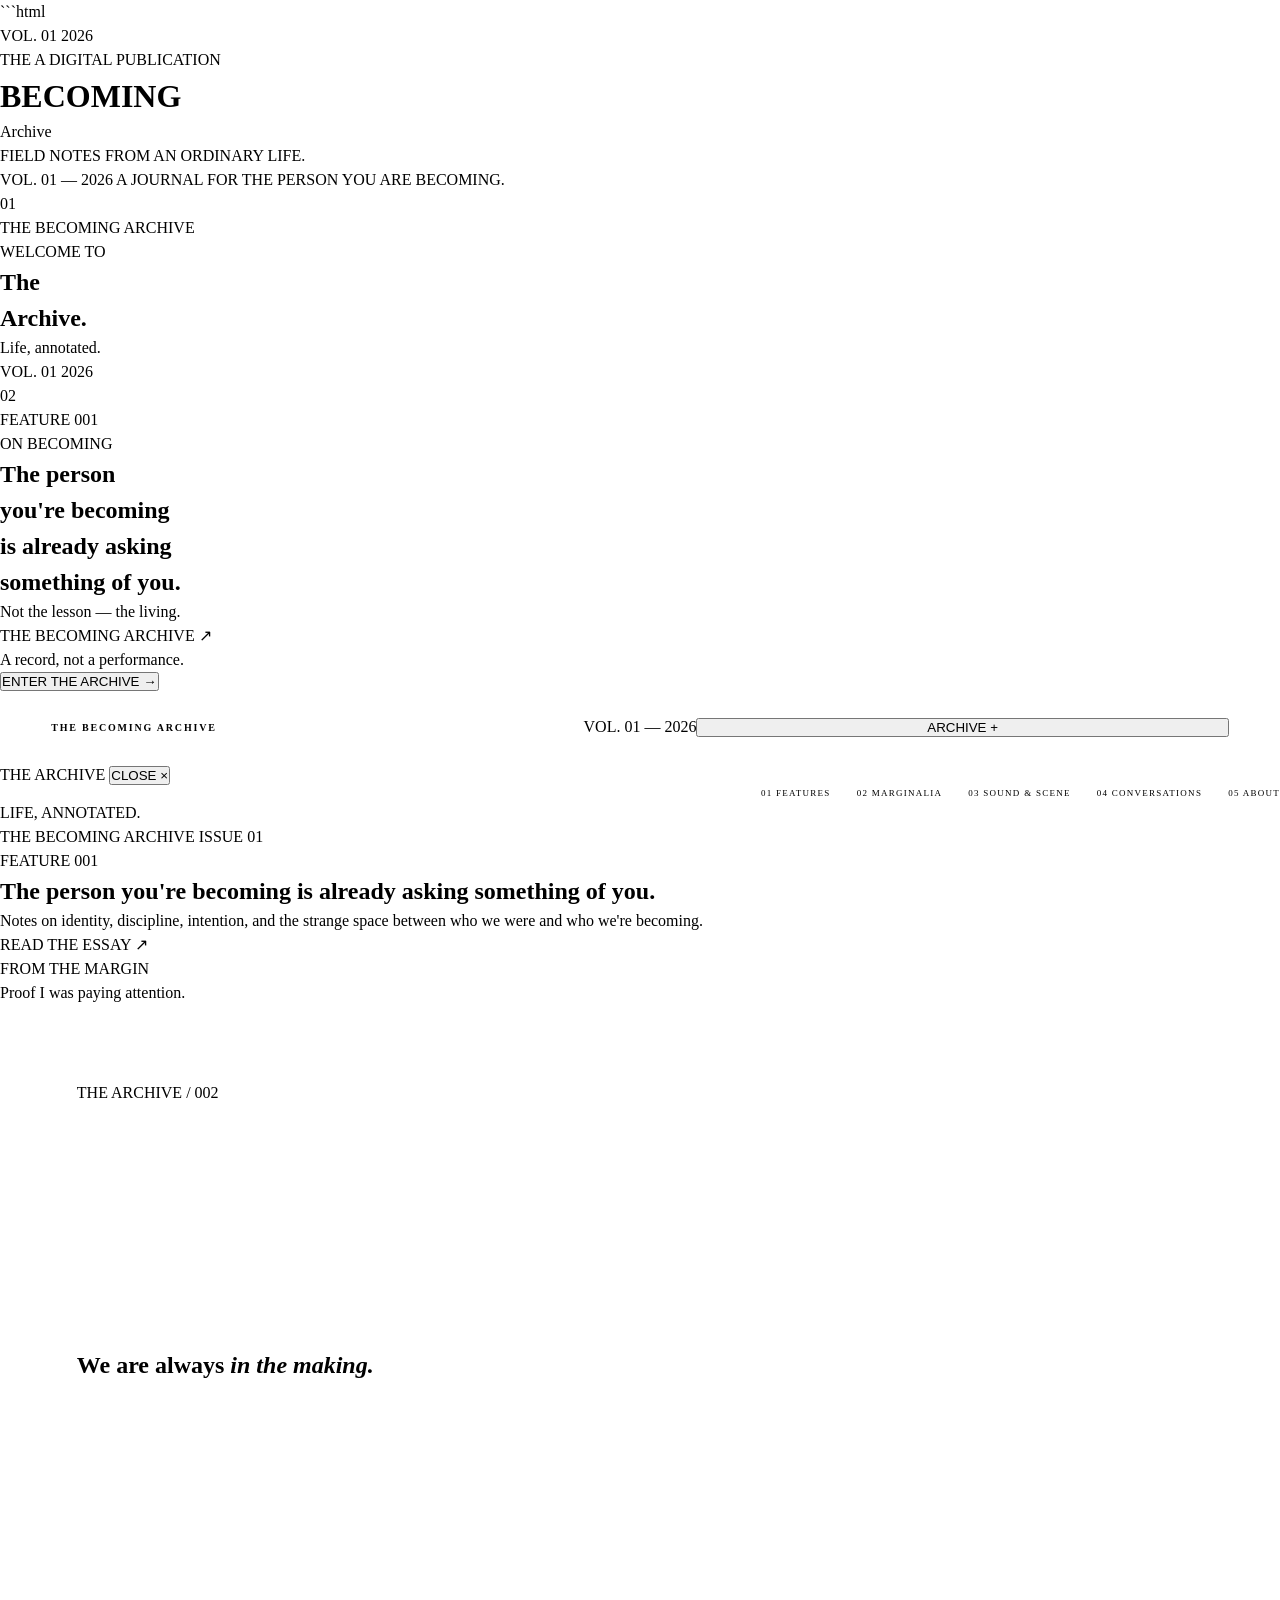
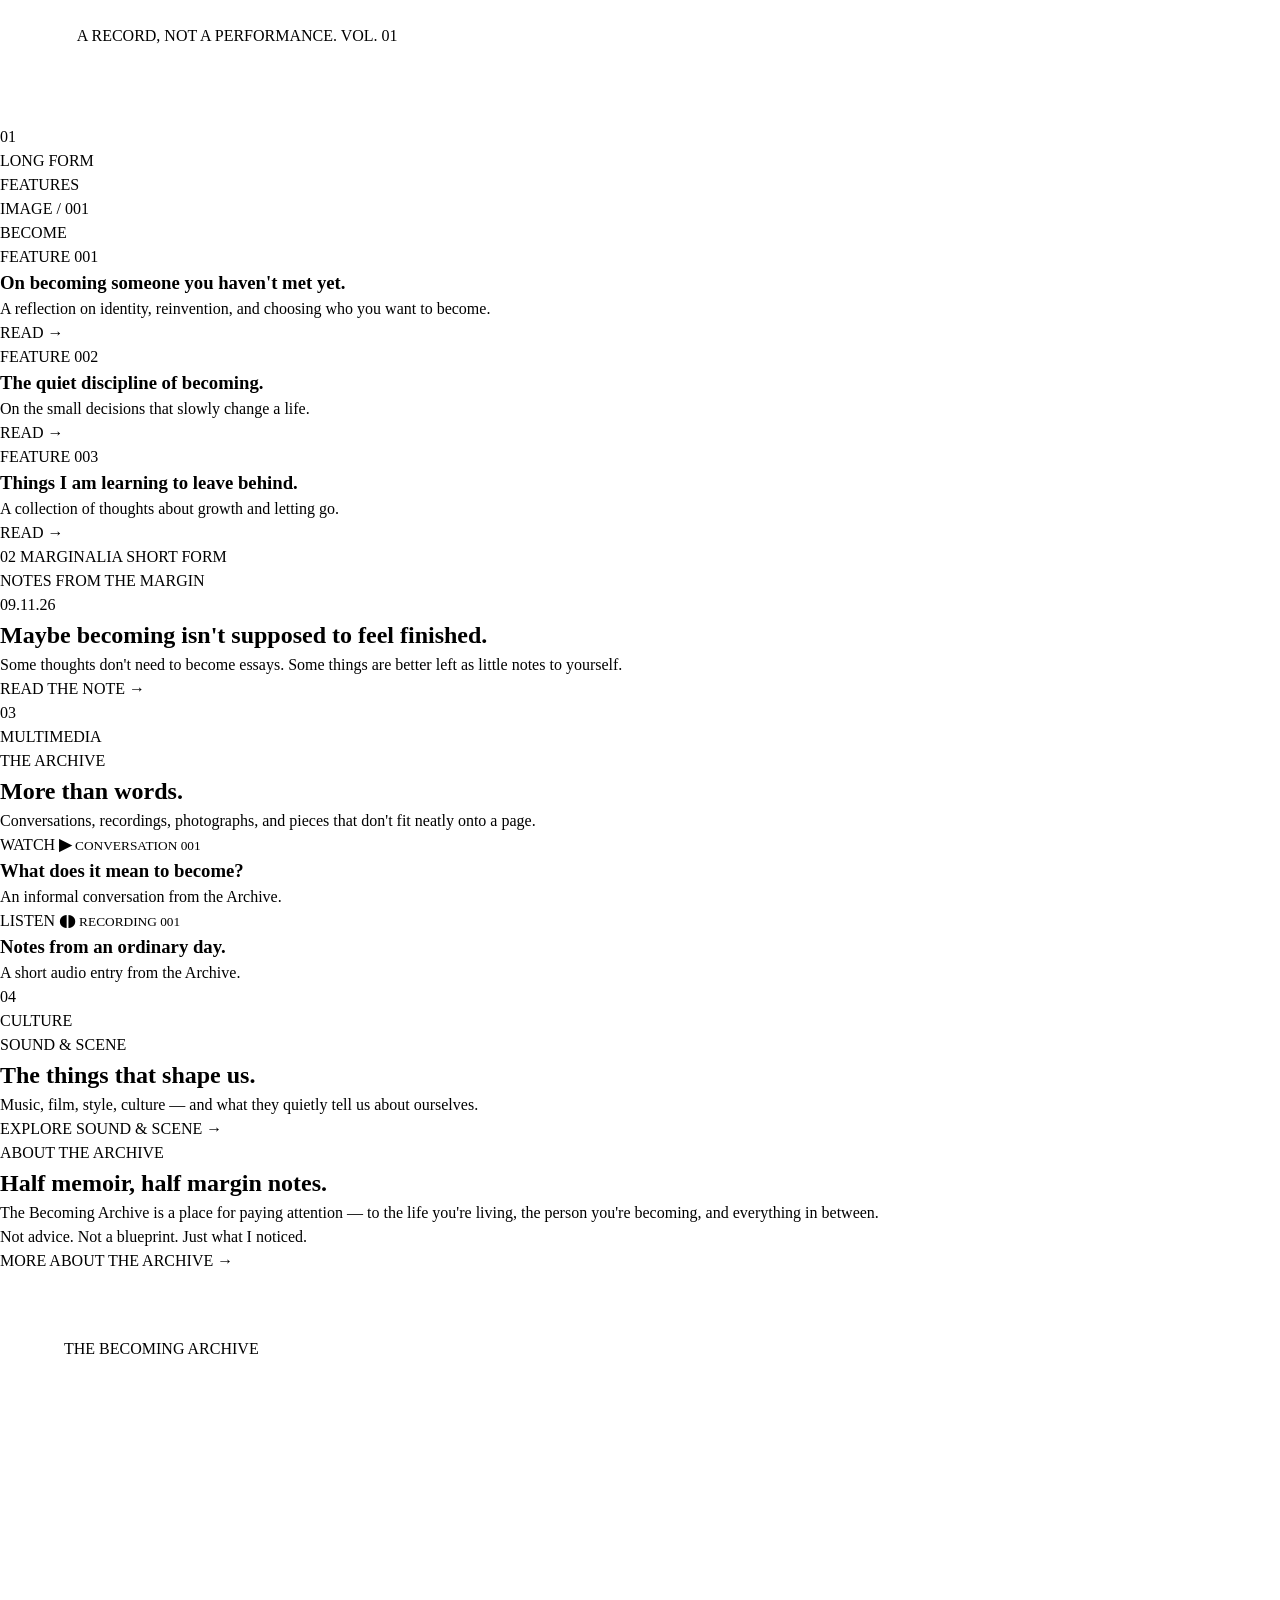
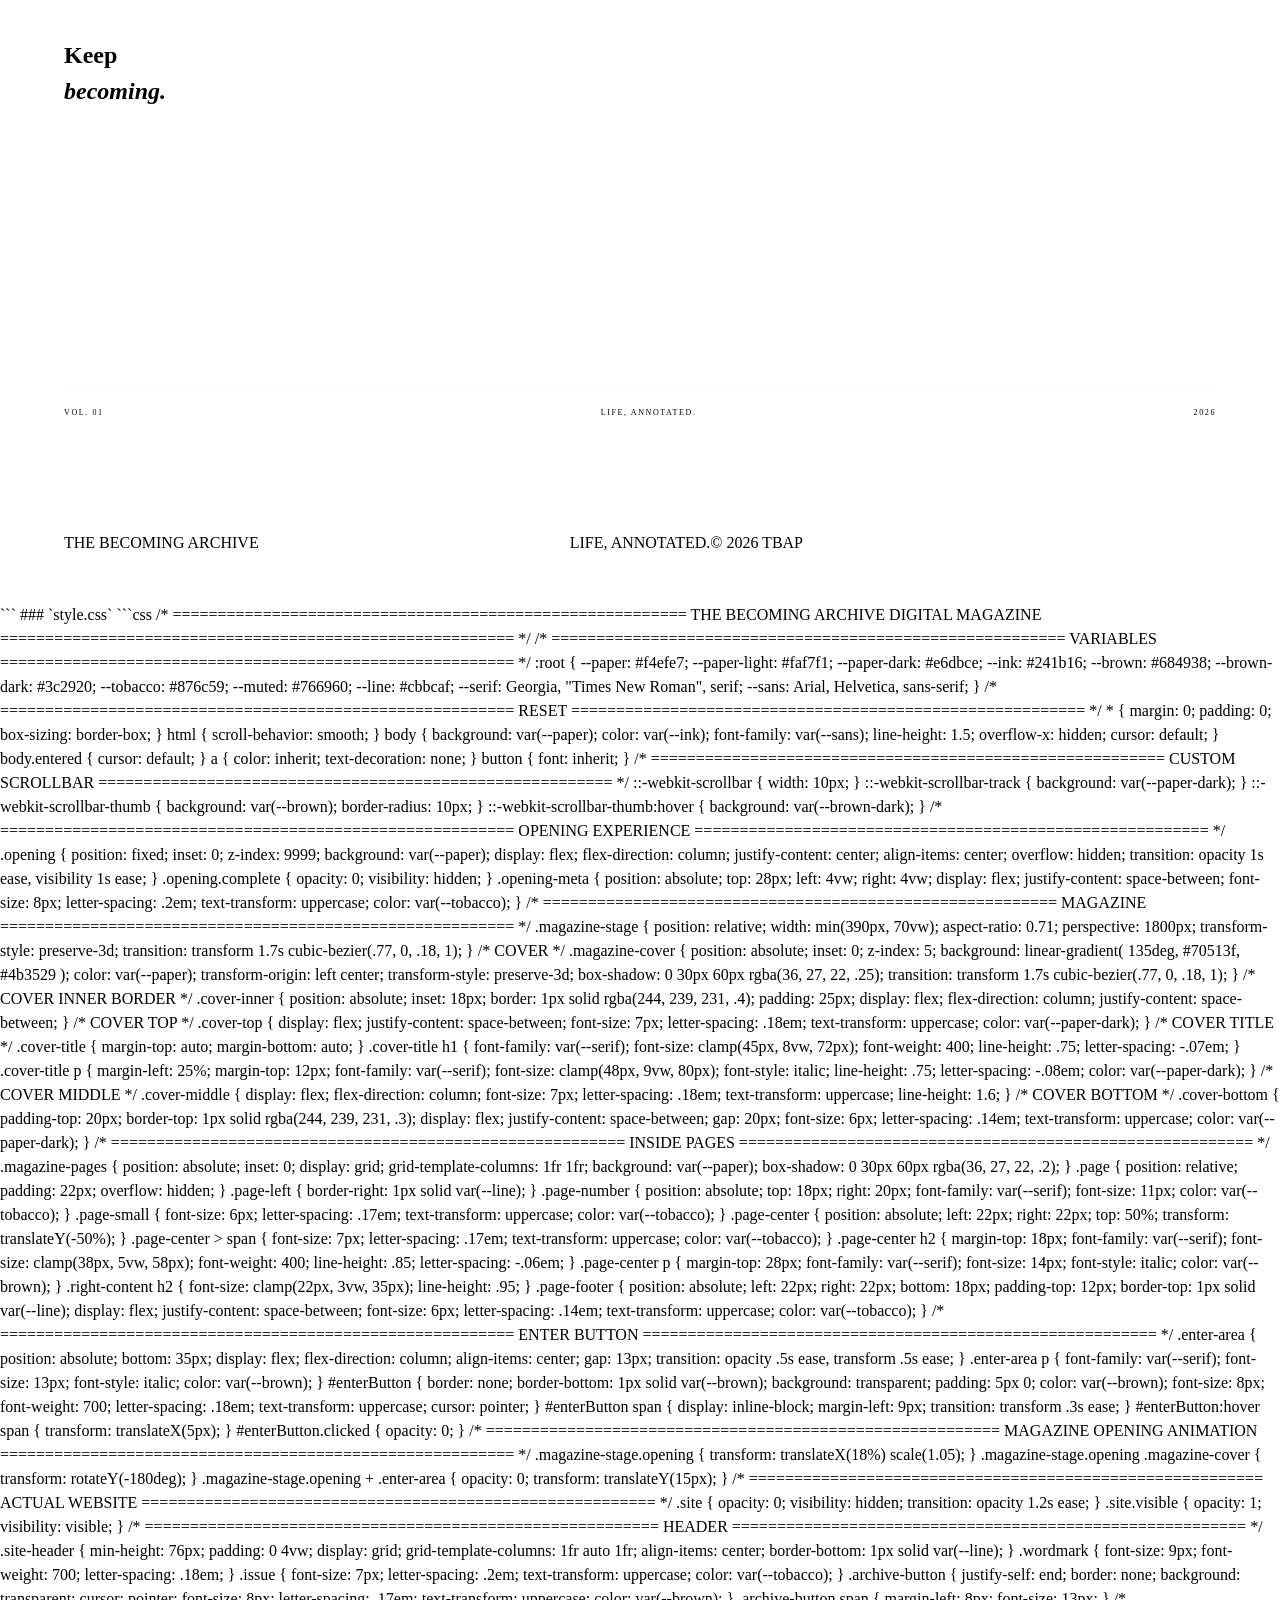
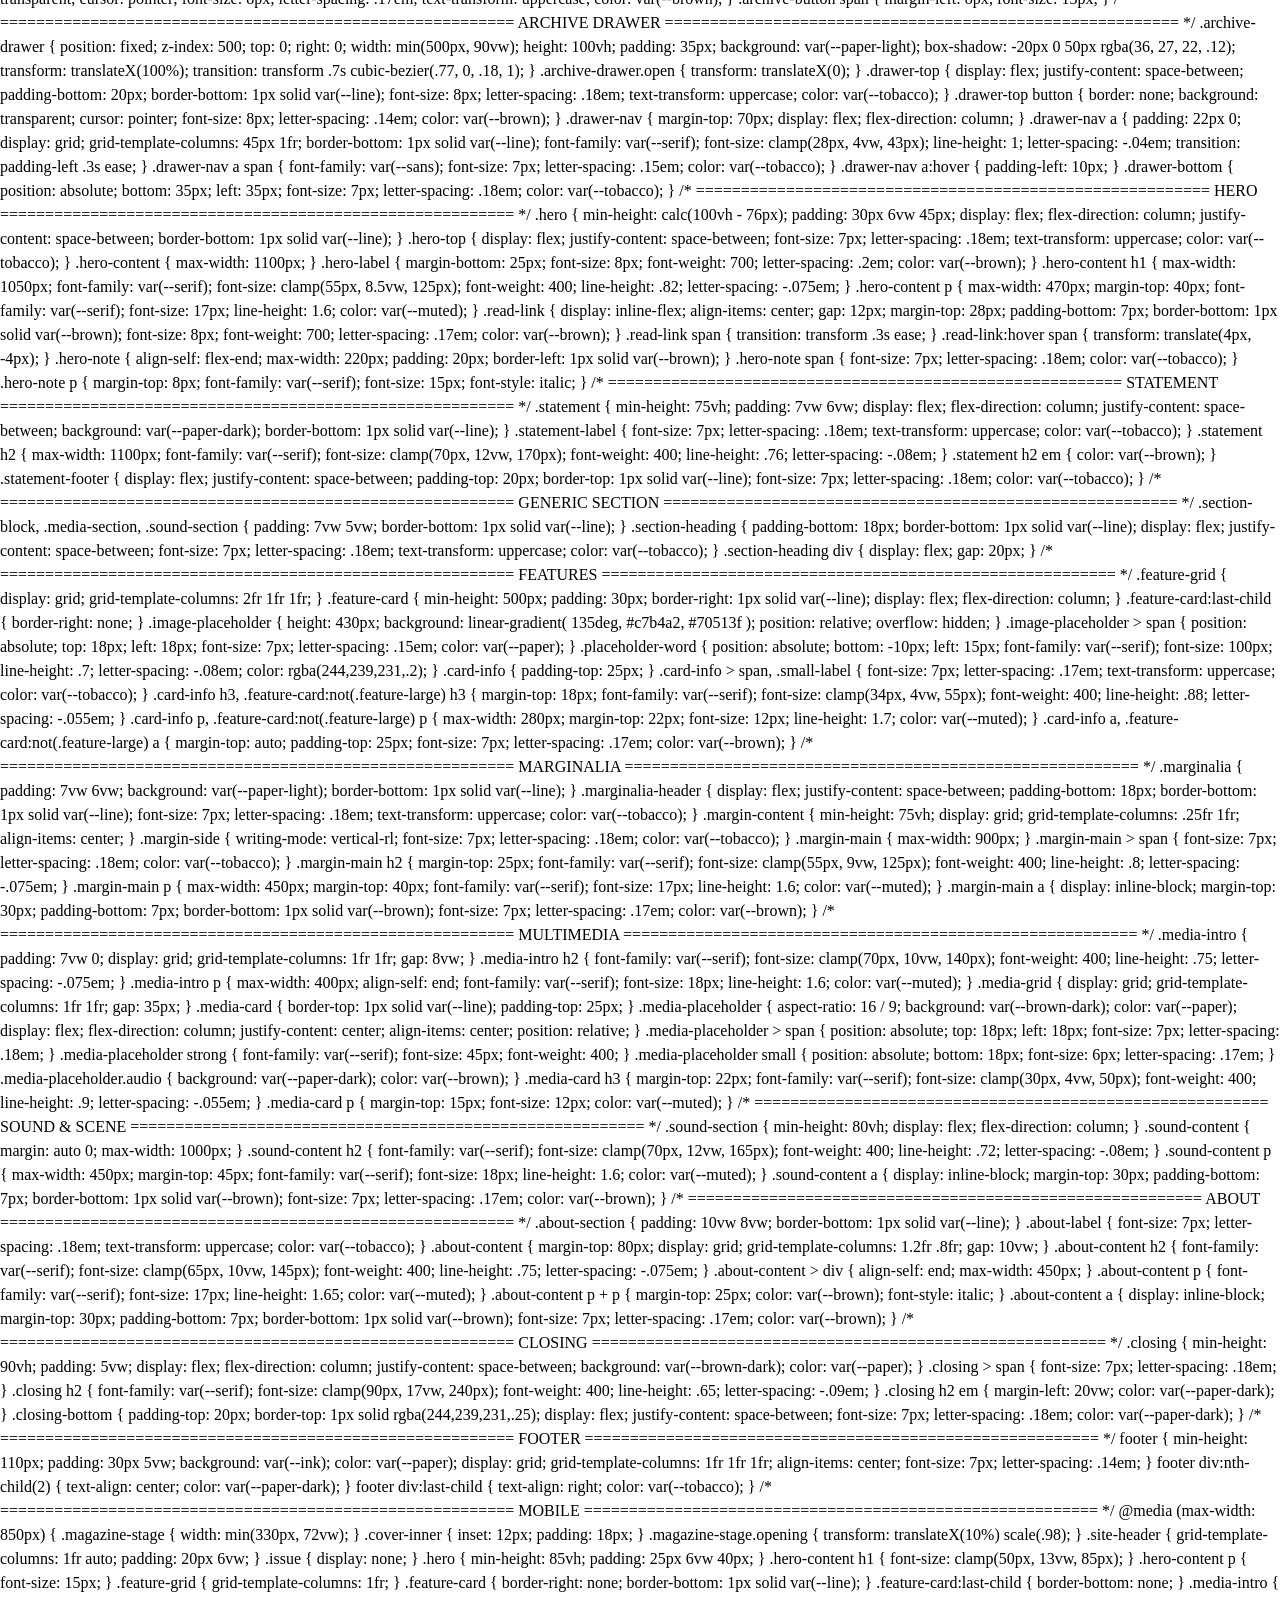
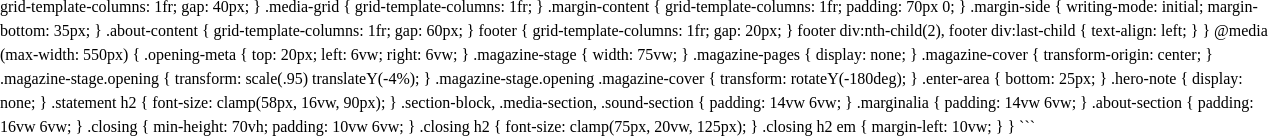
<file: index.html>
```html
<!DOCTYPE html>
<html lang="en">

<head>
    <meta charset="UTF-8">
    <meta name="viewport" content="width=device-width, initial-scale=1.0">

    <title>The Becoming Archive — Vol. 01</title>

    <link rel="stylesheet" href="style.css">
</head>

<body>

    <!-- =====================================================
         OPENING EXPERIENCE
         ===================================================== -->

    <div class="opening" id="opening">

        <div class="opening-meta">
            <span>VOL. 01</span>
            <span>2026</span>
        </div>

        <div class="magazine-stage" id="magazineStage">

            <!-- FRONT COVER -->
            <div class="magazine-cover" id="magazineCover">

                <div class="cover-inner">

                    <div class="cover-top">
                        <span>THE</span>
                        <span>A DIGITAL PUBLICATION</span>
                    </div>

                    <div class="cover-title">

                        <h1>BECOMING</h1>

                        <p>Archive</p>

                    </div>

                    <div class="cover-middle">
                        <span>FIELD NOTES FROM</span>
                        <span>AN ORDINARY LIFE.</span>
                    </div>

                    <div class="cover-bottom">

                        <span>VOL. 01 — 2026</span>

                        <span>
                            A JOURNAL FOR THE PERSON
                            YOU ARE BECOMING.
                        </span>

                    </div>

                </div>

            </div>

            <!-- INSIDE PAGES -->
            <div class="magazine-pages">

                <div class="page page-left">

                    <div class="page-number">01</div>

                    <div class="page-small">
                        THE BECOMING ARCHIVE
                    </div>

                    <div class="page-center">

                        <span>WELCOME TO</span>

                        <h2>
                            The<br>
                            Archive.
                        </h2>

                        <p>
                            Life, annotated.
                        </p>

                    </div>

                    <div class="page-footer">
                        <span>VOL. 01</span>
                        <span>2026</span>
                    </div>

                </div>


                <div class="page page-right">

                    <div class="page-number">02</div>

                    <div class="page-small">
                        FEATURE 001
                    </div>

                    <div class="page-center right-content">

                        <span>ON BECOMING</span>

                        <h2>
                            The person<br>
                            you're becoming<br>
                            is already asking<br>
                            something of you.
                        </h2>

                        <p>
                            Not the lesson — the living.
                        </p>

                    </div>

                    <div class="page-footer">
                        <span>THE BECOMING ARCHIVE</span>
                        <span>↗</span>
                    </div>

                </div>

            </div>

        </div>


        <div class="enter-area">

            <p>
                A record, not a performance.
            </p>

            <button id="enterButton">
                ENTER THE ARCHIVE
                <span>→</span>
            </button>

        </div>

    </div>


    <!-- =====================================================
         ACTUAL WEBSITE
         ===================================================== -->

    <div class="site" id="site">

        <!-- HEADER -->

        <header class="site-header">

            <a href="#home" class="wordmark">
                THE BECOMING ARCHIVE
            </a>

            <span class="issue">
                VOL. 01 — 2026
            </span>

            <button class="archive-button" id="archiveButton">
                ARCHIVE
                <span>+</span>
            </button>

        </header>


        <!-- ARCHIVE DRAWER -->

        <aside class="archive-drawer" id="archiveDrawer">

            <div class="drawer-top">

                <span>THE ARCHIVE</span>

                <button id="closeArchive">
                    CLOSE ×
                </button>

            </div>

            <nav class="drawer-nav">

                <a href="#features">
                    <span>01</span>
                    FEATURES
                </a>

                <a href="#marginalia">
                    <span>02</span>
                    MARGINALIA
                </a>

                <a href="#sound">
                    <span>03</span>
                    SOUND &amp; SCENE
                </a>

                <a href="#conversations">
                    <span>04</span>
                    CONVERSATIONS
                </a>

                <a href="#about">
                    <span>05</span>
                    ABOUT
                </a>

            </nav>

            <div class="drawer-bottom">
                LIFE, ANNOTATED.
            </div>

        </aside>


        <main id="home">


            <!-- =================================================
                 HERO
                 ================================================= -->

            <section class="hero">

                <div class="hero-top">

                    <span>THE BECOMING ARCHIVE</span>

                    <span>ISSUE 01</span>

                </div>


                <div class="hero-content">

                    <div class="hero-label">
                        FEATURE 001
                    </div>

                    <h1>
                        The person you're becoming
                        is already asking something
                        of you.
                    </h1>

                    <p>
                        Notes on identity, discipline,
                        intention, and the strange space
                        between who we were and who
                        we're becoming.
                    </p>

                    <a href="#features" class="read-link">
                        READ THE ESSAY
                        <span>↗</span>
                    </a>

                </div>


                <div class="hero-note">

                    <span>FROM THE MARGIN</span>

                    <p>
                        Proof I was paying attention.
                    </p>

                </div>

            </section>


            <!-- =================================================
                 STATEMENT
                 ================================================= -->

            <section class="statement">

                <div class="statement-label">
                    THE ARCHIVE / 002
                </div>

                <h2>
                    We are always
                    <em>in the making.</em>
                </h2>

                <div class="statement-footer">

                    <span>A RECORD, NOT A PERFORMANCE.</span>

                    <span>VOL. 01</span>

                </div>

            </section>


            <!-- =================================================
                 FEATURES
                 ================================================= -->

            <section class="section-block" id="features">

                <div class="section-heading">

                    <div>
                        <span>01</span>
                        <p>LONG FORM</p>
                    </div>

                    <span>FEATURES</span>

                </div>


                <div class="feature-grid">

                    <article class="feature-card feature-large">

                        <div class="image-placeholder">

                            <span>IMAGE / 001</span>

                            <div class="placeholder-word">
                                BECOME
                            </div>

                        </div>

                        <div class="card-info">

                            <span>FEATURE 001</span>

                            <h3>
                                On becoming
                                someone you
                                haven't met yet.
                            </h3>

                            <p>
                                A reflection on identity,
                                reinvention, and choosing
                                who you want to become.
                            </p>

                            <a href="#">
                                READ → 
                            </a>

                        </div>

                    </article>


                    <article class="feature-card">

                        <div class="small-label">
                            FEATURE 002
                        </div>

                        <h3>
                            The quiet
                            discipline of
                            becoming.
                        </h3>

                        <p>
                            On the small decisions that
                            slowly change a life.
                        </p>

                        <a href="#">
                            READ →
                        </a>

                    </article>


                    <article class="feature-card">

                        <div class="small-label">
                            FEATURE 003
                        </div>

                        <h3>
                            Things I
                            am learning
                            to leave behind.
                        </h3>

                        <p>
                            A collection of thoughts
                            about growth and letting go.
                        </p>

                        <a href="#">
                            READ →
                        </a>

                    </article>

                </div>

            </section>


            <!-- =================================================
                 MARGINALIA
                 ================================================= -->

            <section class="marginalia" id="marginalia">

                <div class="marginalia-header">

                    <span>02</span>

                    <span>MARGINALIA</span>

                    <span>SHORT FORM</span>

                </div>


                <div class="margin-content">

                    <div class="margin-side">
                        NOTES FROM THE MARGIN
                    </div>

                    <div class="margin-main">

                        <span>09.11.26</span>

                        <h2>
                            Maybe becoming
                            isn't supposed to
                            feel finished.
                        </h2>

                        <p>
                            Some thoughts don't need to become
                            essays. Some things are better left
                            as little notes to yourself.
                        </p>

                        <a href="#">
                            READ THE NOTE →
                        </a>

                    </div>

                </div>

            </section>


            <!-- =================================================
                 MULTIMEDIA
                 ================================================= -->

            <section class="media-section" id="conversations">

                <div class="section-heading">

                    <div>
                        <span>03</span>
                        <p>MULTIMEDIA</p>
                    </div>

                    <span>THE ARCHIVE</span>

                </div>


                <div class="media-intro">

                    <h2>
                        More than
                        words.
                    </h2>

                    <p>
                        Conversations, recordings, photographs,
                        and pieces that don't fit neatly onto
                        a page.
                    </p>

                </div>


                <div class="media-grid">

                    <article class="media-card">

                        <div class="media-placeholder">

                            <span>WATCH</span>

                            <strong>▶</strong>

                            <small>CONVERSATION 001</small>

                        </div>

                        <h3>
                            What does it mean
                            to become?
                        </h3>

                        <p>
                            An informal conversation
                            from the Archive.
                        </p>

                    </article>


                    <article class="media-card">

                        <div class="media-placeholder audio">

                            <span>LISTEN</span>

                            <strong>◖◗</strong>

                            <small>RECORDING 001</small>

                        </div>

                        <h3>
                            Notes from
                            an ordinary day.
                        </h3>

                        <p>
                            A short audio entry
                            from the Archive.
                        </p>

                    </article>

                </div>

            </section>


            <!-- =================================================
                 SOUND & SCENE
                 ================================================= -->

            <section class="sound-section" id="sound">

                <div class="section-heading">

                    <div>
                        <span>04</span>
                        <p>CULTURE</p>
                    </div>

                    <span>SOUND &amp; SCENE</span>

                </div>


                <div class="sound-content">

                    <h2>
                        The things
                        that shape us.
                    </h2>

                    <p>
                        Music, film, style, culture —
                        and what they quietly tell us
                        about ourselves.
                    </p>

                    <a href="#">
                        EXPLORE SOUND &amp; SCENE →
                    </a>

                </div>

            </section>


            <!-- =================================================
                 ABOUT
                 ================================================= -->

            <section class="about-section" id="about">

                <div class="about-label">
                    ABOUT THE ARCHIVE
                </div>

                <div class="about-content">

                    <h2>
                        Half memoir,
                        half margin notes.
                    </h2>

                    <div>

                        <p>
                            The Becoming Archive is a place
                            for paying attention — to the life
                            you're living, the person you're
                            becoming, and everything in between.
                        </p>

                        <p>
                            Not advice. Not a blueprint.
                            Just what I noticed.
                        </p>

                        <a href="#">
                            MORE ABOUT THE ARCHIVE →
                        </a>

                    </div>

                </div>

            </section>


            <!-- =================================================
                 CLOSING
                 ================================================= -->

            <section class="closing">

                <span>THE BECOMING ARCHIVE</span>

                <h2>
                    Keep<br>
                    <em>becoming.</em>
                </h2>

                <div class="closing-bottom">

                    <span>VOL. 01</span>

                    <span>LIFE, ANNOTATED.</span>

                    <span>2026</span>

                </div>

            </section>

        </main>


        <!-- FOOTER -->

        <footer>

            <div>
                THE BECOMING ARCHIVE
            </div>

            <div>
                LIFE, ANNOTATED.
            </div>

            <div>
                © 2026 TBAP
            </div>

        </footer>

    </div>


    <!-- =====================================================
         JAVASCRIPT
         ===================================================== -->

    <script>

        const enterButton = document.getElementById("enterButton");
        const opening = document.getElementById("opening");
        const magazineStage = document.getElementById("magazineStage");
        const magazineCover = document.getElementById("magazineCover");
        const site = document.getElementById("site");

        const archiveButton = document.getElementById("archiveButton");
        const archiveDrawer = document.getElementById("archiveDrawer");
        const closeArchive = document.getElementById("closeArchive");


        /* ENTER THE ARCHIVE */

        enterButton.addEventListener("click", function () {

            enterButton.classList.add("clicked");

            magazineStage.classList.add("opening");

            setTimeout(function () {
                opening.classList.add("complete");
                site.classList.add("visible");
                document.body.classList.add("entered");
            }, 1700);

            setTimeout(function () {
                opening.style.display = "none";
            }, 2700);

        });


        /* ARCHIVE DRAWER */

        archiveButton.addEventListener("click", function () {

            archiveDrawer.classList.add("open");

        });


        closeArchive.addEventListener("click", function () {

            archiveDrawer.classList.remove("open");

        });


        /* CLOSE DRAWER WHEN A LINK IS CLICKED */

        const drawerLinks = document.querySelectorAll(".drawer-nav a");

        drawerLinks.forEach(function (link) {

            link.addEventListener("click", function () {

                archiveDrawer.classList.remove("open");

            });

        });

    </script>

</body>

</html>
```

### `style.css`

```css
/* =========================================================
   THE BECOMING ARCHIVE
   DIGITAL MAGAZINE
   ========================================================= */


/* =========================================================
   VARIABLES
   ========================================================= */

:root {

    --paper: #f4efe7;
    --paper-light: #faf7f1;
    --paper-dark: #e6dbce;

    --ink: #241b16;
    --brown: #684938;
    --brown-dark: #3c2920;
    --tobacco: #876c59;

    --muted: #766960;
    --line: #cbbcaf;

    --serif: Georgia, "Times New Roman", serif;
    --sans: Arial, Helvetica, sans-serif;

}


/* =========================================================
   RESET
   ========================================================= */

* {
    margin: 0;
    padding: 0;
    box-sizing: border-box;
}


html {
    scroll-behavior: smooth;
}


body {
    background: var(--paper);
    color: var(--ink);
    font-family: var(--sans);
    line-height: 1.5;
    overflow-x: hidden;

    cursor: default;
}


body.entered {
    cursor: default;
}


a {
    color: inherit;
    text-decoration: none;
}


button {
    font: inherit;
}


/* =========================================================
   CUSTOM SCROLLBAR
   ========================================================= */

::-webkit-scrollbar {
    width: 10px;
}


::-webkit-scrollbar-track {
    background: var(--paper-dark);
}


::-webkit-scrollbar-thumb {
    background: var(--brown);
    border-radius: 10px;
}


::-webkit-scrollbar-thumb:hover {
    background: var(--brown-dark);
}


/* =========================================================
   OPENING EXPERIENCE
   ========================================================= */

.opening {

    position: fixed;
    inset: 0;
    z-index: 9999;

    background: var(--paper);

    display: flex;
    flex-direction: column;
    justify-content: center;
    align-items: center;

    overflow: hidden;

    transition:
        opacity 1s ease,
        visibility 1s ease;

}


.opening.complete {

    opacity: 0;
    visibility: hidden;

}


.opening-meta {

    position: absolute;

    top: 28px;
    left: 4vw;
    right: 4vw;

    display: flex;
    justify-content: space-between;

    font-size: 8px;
    letter-spacing: .2em;
    text-transform: uppercase;

    color: var(--tobacco);

}


/* =========================================================
   MAGAZINE
   ========================================================= */

.magazine-stage {

    position: relative;

    width: min(390px, 70vw);
    aspect-ratio: 0.71;

    perspective: 1800px;

    transform-style: preserve-3d;

    transition:
        transform 1.7s cubic-bezier(.77, 0, .18, 1);

}


/* COVER */

.magazine-cover {

    position: absolute;
    inset: 0;

    z-index: 5;

    background:
        linear-gradient(
            135deg,
            #70513f,
            #4b3529
        );

    color: var(--paper);

    transform-origin: left center;

    transform-style: preserve-3d;

    box-shadow:
        0 30px 60px rgba(36, 27, 22, .25);

    transition:
        transform 1.7s cubic-bezier(.77, 0, .18, 1);

}


/* COVER INNER BORDER */

.cover-inner {

    position: absolute;
    inset: 18px;

    border: 1px solid rgba(244, 239, 231, .4);

    padding: 25px;

    display: flex;
    flex-direction: column;
    justify-content: space-between;

}


/* COVER TOP */

.cover-top {

    display: flex;
    justify-content: space-between;

    font-size: 7px;
    letter-spacing: .18em;
    text-transform: uppercase;

    color: var(--paper-dark);

}


/* COVER TITLE */

.cover-title {
    margin-top: auto;
    margin-bottom: auto;
}


.cover-title h1 {

    font-family: var(--serif);

    font-size: clamp(45px, 8vw, 72px);

    font-weight: 400;

    line-height: .75;

    letter-spacing: -.07em;

}


.cover-title p {

    margin-left: 25%;

    margin-top: 12px;

    font-family: var(--serif);

    font-size: clamp(48px, 9vw, 80px);

    font-style: italic;

    line-height: .75;

    letter-spacing: -.08em;

    color: var(--paper-dark);

}


/* COVER MIDDLE */

.cover-middle {

    display: flex;
    flex-direction: column;

    font-size: 7px;
    letter-spacing: .18em;
    text-transform: uppercase;

    line-height: 1.6;

}


/* COVER BOTTOM */

.cover-bottom {

    padding-top: 20px;

    border-top: 1px solid rgba(244, 239, 231, .3);

    display: flex;
    justify-content: space-between;
    gap: 20px;

    font-size: 6px;
    letter-spacing: .14em;
    text-transform: uppercase;

    color: var(--paper-dark);

}


/* =========================================================
   INSIDE PAGES
   ========================================================= */

.magazine-pages {

    position: absolute;
    inset: 0;

    display: grid;
    grid-template-columns: 1fr 1fr;

    background: var(--paper);

    box-shadow:
        0 30px 60px rgba(36, 27, 22, .2);

}


.page {

    position: relative;

    padding: 22px;

    overflow: hidden;

}


.page-left {

    border-right: 1px solid var(--line);

}


.page-number {

    position: absolute;

    top: 18px;
    right: 20px;

    font-family: var(--serif);

    font-size: 11px;

    color: var(--tobacco);

}


.page-small {

    font-size: 6px;
    letter-spacing: .17em;
    text-transform: uppercase;

    color: var(--tobacco);

}


.page-center {

    position: absolute;

    left: 22px;
    right: 22px;
    top: 50%;

    transform: translateY(-50%);

}


.page-center > span {

    font-size: 7px;
    letter-spacing: .17em;
    text-transform: uppercase;

    color: var(--tobacco);

}


.page-center h2 {

    margin-top: 18px;

    font-family: var(--serif);

    font-size: clamp(38px, 5vw, 58px);

    font-weight: 400;

    line-height: .85;

    letter-spacing: -.06em;

}


.page-center p {

    margin-top: 28px;

    font-family: var(--serif);

    font-size: 14px;

    font-style: italic;

    color: var(--brown);

}


.right-content h2 {

    font-size: clamp(22px, 3vw, 35px);

    line-height: .95;

}


.page-footer {

    position: absolute;

    left: 22px;
    right: 22px;
    bottom: 18px;

    padding-top: 12px;

    border-top: 1px solid var(--line);

    display: flex;
    justify-content: space-between;

    font-size: 6px;
    letter-spacing: .14em;
    text-transform: uppercase;

    color: var(--tobacco);

}


/* =========================================================
   ENTER BUTTON
   ========================================================= */

.enter-area {

    position: absolute;

    bottom: 35px;

    display: flex;
    flex-direction: column;
    align-items: center;

    gap: 13px;

    transition:
        opacity .5s ease,
        transform .5s ease;

}


.enter-area p {

    font-family: var(--serif);

    font-size: 13px;
    font-style: italic;

    color: var(--brown);

}


#enterButton {

    border: none;
    border-bottom: 1px solid var(--brown);

    background: transparent;

    padding: 5px 0;

    color: var(--brown);

    font-size: 8px;
    font-weight: 700;

    letter-spacing: .18em;
    text-transform: uppercase;

    cursor: pointer;

}


#enterButton span {

    display: inline-block;

    margin-left: 9px;

    transition: transform .3s ease;

}


#enterButton:hover span {

    transform: translateX(5px);

}


#enterButton.clicked {

    opacity: 0;

}


/* =========================================================
   MAGAZINE OPENING ANIMATION
   ========================================================= */

.magazine-stage.opening {

    transform:
        translateX(18%)
        scale(1.05);

}


.magazine-stage.opening .magazine-cover {

    transform:
        rotateY(-180deg);

}


.magazine-stage.opening + .enter-area {

    opacity: 0;

    transform: translateY(15px);

}


/* =========================================================
   ACTUAL WEBSITE
   ========================================================= */

.site {

    opacity: 0;

    visibility: hidden;

    transition:
        opacity 1.2s ease;

}


.site.visible {

    opacity: 1;

    visibility: visible;

}


/* =========================================================
   HEADER
   ========================================================= */

.site-header {

    min-height: 76px;

    padding: 0 4vw;

    display: grid;

    grid-template-columns: 1fr auto 1fr;

    align-items: center;

    border-bottom: 1px solid var(--line);

}


.wordmark {

    font-size: 9px;
    font-weight: 700;

    letter-spacing: .18em;

}


.issue {

    font-size: 7px;

    letter-spacing: .2em;
    text-transform: uppercase;

    color: var(--tobacco);

}


.archive-button {

    justify-self: end;

    border: none;

    background: transparent;

    cursor: pointer;

    font-size: 8px;

    letter-spacing: .17em;
    text-transform: uppercase;

    color: var(--brown);

}


.archive-button span {

    margin-left: 8px;

    font-size: 13px;

}


/* =========================================================
   ARCHIVE DRAWER
   ========================================================= */

.archive-drawer {

    position: fixed;

    z-index: 500;

    top: 0;
    right: 0;

    width: min(500px, 90vw);
    height: 100vh;

    padding: 35px;

    background: var(--paper-light);

    box-shadow:
        -20px 0 50px rgba(36, 27, 22, .12);

    transform: translateX(100%);

    transition:
        transform .7s cubic-bezier(.77, 0, .18, 1);

}


.archive-drawer.open {

    transform: translateX(0);

}


.drawer-top {

    display: flex;

    justify-content: space-between;

    padding-bottom: 20px;

    border-bottom: 1px solid var(--line);

    font-size: 8px;

    letter-spacing: .18em;
    text-transform: uppercase;

    color: var(--tobacco);

}


.drawer-top button {

    border: none;

    background: transparent;

    cursor: pointer;

    font-size: 8px;

    letter-spacing: .14em;

    color: var(--brown);

}


.drawer-nav {

    margin-top: 70px;

    display: flex;
    flex-direction: column;

}


.drawer-nav a {

    padding: 22px 0;

    display: grid;

    grid-template-columns: 45px 1fr;

    border-bottom: 1px solid var(--line);

    font-family: var(--serif);

    font-size: clamp(28px, 4vw, 43px);

    line-height: 1;

    letter-spacing: -.04em;

    transition:
        padding-left .3s ease;

}


.drawer-nav a span {

    font-family: var(--sans);

    font-size: 7px;

    letter-spacing: .15em;

    color: var(--tobacco);

}


.drawer-nav a:hover {

    padding-left: 10px;

}


.drawer-bottom {

    position: absolute;

    bottom: 35px;

    left: 35px;

    font-size: 7px;

    letter-spacing: .18em;

    color: var(--tobacco);

}


/* =========================================================
   HERO
   ========================================================= */

.hero {

    min-height: calc(100vh - 76px);

    padding: 30px 6vw 45px;

    display: flex;

    flex-direction: column;

    justify-content: space-between;

    border-bottom: 1px solid var(--line);

}


.hero-top {

    display: flex;

    justify-content: space-between;

    font-size: 7px;

    letter-spacing: .18em;

    text-transform: uppercase;

    color: var(--tobacco);

}


.hero-content {

    max-width: 1100px;

}


.hero-label {

    margin-bottom: 25px;

    font-size: 8px;

    font-weight: 700;

    letter-spacing: .2em;

    color: var(--brown);

}


.hero-content h1 {

    max-width: 1050px;

    font-family: var(--serif);

    font-size: clamp(55px, 8.5vw, 125px);

    font-weight: 400;

    line-height: .82;

    letter-spacing: -.075em;

}


.hero-content p {

    max-width: 470px;

    margin-top: 40px;

    font-family: var(--serif);

    font-size: 17px;

    line-height: 1.6;

    color: var(--muted);

}


.read-link {

    display: inline-flex;

    align-items: center;

    gap: 12px;

    margin-top: 28px;

    padding-bottom: 7px;

    border-bottom: 1px solid var(--brown);

    font-size: 8px;

    font-weight: 700;

    letter-spacing: .17em;

    color: var(--brown);

}


.read-link span {

    transition:
        transform .3s ease;

}


.read-link:hover span {

    transform:
        translate(4px, -4px);

}


.hero-note {

    align-self: flex-end;

    max-width: 220px;

    padding: 20px;

    border-left: 1px solid var(--brown);

}


.hero-note span {

    font-size: 7px;

    letter-spacing: .18em;

    color: var(--tobacco);

}


.hero-note p {

    margin-top: 8px;

    font-family: var(--serif);

    font-size: 15px;

    font-style: italic;

}


/* =========================================================
   STATEMENT
   ========================================================= */

.statement {

    min-height: 75vh;

    padding: 7vw 6vw;

    display: flex;

    flex-direction: column;

    justify-content: space-between;

    background: var(--paper-dark);

    border-bottom: 1px solid var(--line);

}


.statement-label {

    font-size: 7px;

    letter-spacing: .18em;

    text-transform: uppercase;

    color: var(--tobacco);

}


.statement h2 {

    max-width: 1100px;

    font-family: var(--serif);

    font-size: clamp(70px, 12vw, 170px);

    font-weight: 400;

    line-height: .76;

    letter-spacing: -.08em;

}


.statement h2 em {

    color: var(--brown);

}


.statement-footer {

    display: flex;

    justify-content: space-between;

    padding-top: 20px;

    border-top: 1px solid var(--line);

    font-size: 7px;

    letter-spacing: .18em;

    color: var(--tobacco);

}


/* =========================================================
   GENERIC SECTION
   ========================================================= */

.section-block,
.media-section,
.sound-section {

    padding: 7vw 5vw;

    border-bottom: 1px solid var(--line);

}


.section-heading {

    padding-bottom: 18px;

    border-bottom: 1px solid var(--line);

    display: flex;

    justify-content: space-between;

    font-size: 7px;

    letter-spacing: .18em;

    text-transform: uppercase;

    color: var(--tobacco);

}


.section-heading div {

    display: flex;

    gap: 20px;

}


/* =========================================================
   FEATURES
   ========================================================= */

.feature-grid {

    display: grid;

    grid-template-columns: 2fr 1fr 1fr;

}


.feature-card {

    min-height: 500px;

    padding: 30px;

    border-right: 1px solid var(--line);

    display: flex;

    flex-direction: column;

}


.feature-card:last-child {

    border-right: none;

}


.image-placeholder {

    height: 430px;

    background:
        linear-gradient(
            135deg,
            #c7b4a2,
            #70513f
        );

    position: relative;

    overflow: hidden;

}


.image-placeholder > span {

    position: absolute;

    top: 18px;
    left: 18px;

    font-size: 7px;

    letter-spacing: .15em;

    color: var(--paper);

}


.placeholder-word {

    position: absolute;

    bottom: -10px;
    left: 15px;

    font-family: var(--serif);

    font-size: 100px;

    line-height: .7;

    letter-spacing: -.08em;

    color: rgba(244,239,231,.2);

}


.card-info {

    padding-top: 25px;

}


.card-info > span,
.small-label {

    font-size: 7px;

    letter-spacing: .17em;

    text-transform: uppercase;

    color: var(--tobacco);

}


.card-info h3,
.feature-card:not(.feature-large) h3 {

    margin-top: 18px;

    font-family: var(--serif);

    font-size: clamp(34px, 4vw, 55px);

    font-weight: 400;

    line-height: .88;

    letter-spacing: -.055em;

}


.card-info p,
.feature-card:not(.feature-large) p {

    max-width: 280px;

    margin-top: 22px;

    font-size: 12px;

    line-height: 1.7;

    color: var(--muted);

}


.card-info a,
.feature-card:not(.feature-large) a {

    margin-top: auto;

    padding-top: 25px;

    font-size: 7px;

    letter-spacing: .17em;

    color: var(--brown);

}


/* =========================================================
   MARGINALIA
   ========================================================= */

.marginalia {

    padding: 7vw 6vw;

    background: var(--paper-light);

    border-bottom: 1px solid var(--line);

}


.marginalia-header {

    display: flex;

    justify-content: space-between;

    padding-bottom: 18px;

    border-bottom: 1px solid var(--line);

    font-size: 7px;

    letter-spacing: .18em;

    text-transform: uppercase;

    color: var(--tobacco);

}


.margin-content {

    min-height: 75vh;

    display: grid;

    grid-template-columns: .25fr 1fr;

    align-items: center;

}


.margin-side {

    writing-mode: vertical-rl;

    font-size: 7px;

    letter-spacing: .18em;

    color: var(--tobacco);

}


.margin-main {

    max-width: 900px;

}


.margin-main > span {

    font-size: 7px;

    letter-spacing: .18em;

    color: var(--tobacco);

}


.margin-main h2 {

    margin-top: 25px;

    font-family: var(--serif);

    font-size: clamp(55px, 9vw, 125px);

    font-weight: 400;

    line-height: .8;

    letter-spacing: -.075em;

}


.margin-main p {

    max-width: 450px;

    margin-top: 40px;

    font-family: var(--serif);

    font-size: 17px;

    line-height: 1.6;

    color: var(--muted);

}


.margin-main a {

    display: inline-block;

    margin-top: 30px;

    padding-bottom: 7px;

    border-bottom: 1px solid var(--brown);

    font-size: 7px;

    letter-spacing: .17em;

    color: var(--brown);

}


/* =========================================================
   MULTIMEDIA
   ========================================================= */

.media-intro {

    padding: 7vw 0;

    display: grid;

    grid-template-columns: 1fr 1fr;

    gap: 8vw;

}


.media-intro h2 {

    font-family: var(--serif);

    font-size: clamp(70px, 10vw, 140px);

    font-weight: 400;

    line-height: .75;

    letter-spacing: -.075em;

}


.media-intro p {

    max-width: 400px;

    align-self: end;

    font-family: var(--serif);

    font-size: 18px;

    line-height: 1.6;

    color: var(--muted);

}


.media-grid {

    display: grid;

    grid-template-columns: 1fr 1fr;

    gap: 35px;

}


.media-card {

    border-top: 1px solid var(--line);

    padding-top: 25px;

}


.media-placeholder {

    aspect-ratio: 16 / 9;

    background: var(--brown-dark);

    color: var(--paper);

    display: flex;

    flex-direction: column;

    justify-content: center;

    align-items: center;

    position: relative;

}


.media-placeholder > span {

    position: absolute;

    top: 18px;
    left: 18px;

    font-size: 7px;

    letter-spacing: .18em;

}


.media-placeholder strong {

    font-family: var(--serif);

    font-size: 45px;

    font-weight: 400;

}


.media-placeholder small {

    position: absolute;

    bottom: 18px;

    font-size: 6px;

    letter-spacing: .17em;

}


.media-placeholder.audio {

    background: var(--paper-dark);

    color: var(--brown);

}


.media-card h3 {

    margin-top: 22px;

    font-family: var(--serif);

    font-size: clamp(30px, 4vw, 50px);

    font-weight: 400;

    line-height: .9;

    letter-spacing: -.055em;

}


.media-card p {

    margin-top: 15px;

    font-size: 12px;

    color: var(--muted);

}


/* =========================================================
   SOUND & SCENE
   ========================================================= */

.sound-section {

    min-height: 80vh;

    display: flex;

    flex-direction: column;

}


.sound-content {

    margin: auto 0;

    max-width: 1000px;

}


.sound-content h2 {

    font-family: var(--serif);

    font-size: clamp(70px, 12vw, 165px);

    font-weight: 400;

    line-height: .72;

    letter-spacing: -.08em;

}


.sound-content p {

    max-width: 450px;

    margin-top: 45px;

    font-family: var(--serif);

    font-size: 18px;

    line-height: 1.6;

    color: var(--muted);

}


.sound-content a {

    display: inline-block;

    margin-top: 30px;

    padding-bottom: 7px;

    border-bottom: 1px solid var(--brown);

    font-size: 7px;

    letter-spacing: .17em;

    color: var(--brown);

}


/* =========================================================
   ABOUT
   ========================================================= */

.about-section {

    padding: 10vw 8vw;

    border-bottom: 1px solid var(--line);

}


.about-label {

    font-size: 7px;

    letter-spacing: .18em;

    text-transform: uppercase;

    color: var(--tobacco);

}


.about-content {

    margin-top: 80px;

    display: grid;

    grid-template-columns: 1.2fr .8fr;

    gap: 10vw;

}


.about-content h2 {

    font-family: var(--serif);

    font-size: clamp(65px, 10vw, 145px);

    font-weight: 400;

    line-height: .75;

    letter-spacing: -.075em;

}


.about-content > div {

    align-self: end;

    max-width: 450px;

}


.about-content p {

    font-family: var(--serif);

    font-size: 17px;

    line-height: 1.65;

    color: var(--muted);

}


.about-content p + p {

    margin-top: 25px;

    color: var(--brown);

    font-style: italic;

}


.about-content a {

    display: inline-block;

    margin-top: 30px;

    padding-bottom: 7px;

    border-bottom: 1px solid var(--brown);

    font-size: 7px;

    letter-spacing: .17em;

    color: var(--brown);

}


/* =========================================================
   CLOSING
   ========================================================= */

.closing {

    min-height: 90vh;

    padding: 5vw;

    display: flex;

    flex-direction: column;

    justify-content: space-between;

    background: var(--brown-dark);

    color: var(--paper);

}


.closing > span {

    font-size: 7px;

    letter-spacing: .18em;

}


.closing h2 {

    font-family: var(--serif);

    font-size: clamp(90px, 17vw, 240px);

    font-weight: 400;

    line-height: .65;

    letter-spacing: -.09em;

}


.closing h2 em {

    margin-left: 20vw;

    color: var(--paper-dark);

}


.closing-bottom {

    padding-top: 20px;

    border-top: 1px solid rgba(244,239,231,.25);

    display: flex;

    justify-content: space-between;

    font-size: 7px;

    letter-spacing: .18em;

    color: var(--paper-dark);

}


/* =========================================================
   FOOTER
   ========================================================= */

footer {

    min-height: 110px;

    padding: 30px 5vw;

    background: var(--ink);

    color: var(--paper);

    display: grid;

    grid-template-columns: 1fr 1fr 1fr;

    align-items: center;

    font-size: 7px;

    letter-spacing: .14em;

}


footer div:nth-child(2) {

    text-align: center;

    color: var(--paper-dark);

}


footer div:last-child {

    text-align: right;

    color: var(--tobacco);

}


/* =========================================================
   MOBILE
   ========================================================= */

@media (max-width: 850px) {


    .magazine-stage {

        width: min(330px, 72vw);

    }


    .cover-inner {

        inset: 12px;

        padding: 18px;

    }


    .magazine-stage.opening {

        transform:
            translateX(10%)
            scale(.98);

    }


    .site-header {

        grid-template-columns: 1fr auto;

        padding: 20px 6vw;

    }


    .issue {

        display: none;

    }


    .hero {

        min-height: 85vh;

        padding: 25px 6vw 40px;

    }


    .hero-content h1 {

        font-size: clamp(50px, 13vw, 85px);

    }


    .hero-content p {

        font-size: 15px;

    }


    .feature-grid {

        grid-template-columns: 1fr;

    }


    .feature-card {

        border-right: none;

        border-bottom: 1px solid var(--line);

    }


    .feature-card:last-child {

        border-bottom: none;

    }


    .media-intro {

        grid-template-columns: 1fr;

        gap: 40px;

    }


    .media-grid {

        grid-template-columns: 1fr;

    }


    .margin-content {

        grid-template-columns: 1fr;

        padding: 70px 0;

    }


    .margin-side {

        writing-mode: initial;

        margin-bottom: 35px;

    }


    .about-content {

        grid-template-columns: 1fr;

        gap: 60px;

    }


    footer {

        grid-template-columns: 1fr;

        gap: 20px;

    }


    footer div:nth-child(2),
    footer div:last-child {

        text-align: left;

    }

}


@media (max-width: 550px) {


    .opening-meta {

        top: 20px;

        left: 6vw;
        right: 6vw;

    }


    .magazine-stage {

        width: 75vw;

    }


    .magazine-pages {

        display: none;

    }


    .magazine-cover {

        transform-origin: center;

    }


    .magazine-stage.opening {

        transform:
            scale(.95)
            translateY(-4%);

    }


    .magazine-stage.opening .magazine-cover {

        transform:
            rotateY(-180deg);

    }


    .enter-area {

        bottom: 25px;

    }


    .hero-note {

        display: none;

    }


    .statement h2 {

        font-size: clamp(58px, 16vw, 90px);

    }


    .section-block,
    .media-section,
    .sound-section {

        padding: 14vw 6vw;

    }


    .marginalia {

        padding: 14vw 6vw;

    }


    .about-section {

        padding: 16vw 6vw;

    }


    .closing {

        min-height: 70vh;

        padding: 10vw 6vw;

    }


    .closing h2 {

        font-size: clamp(75px, 20vw, 125px);

    }


    .closing h2 em {

        margin-left: 10vw;

    }

}
```
</file>
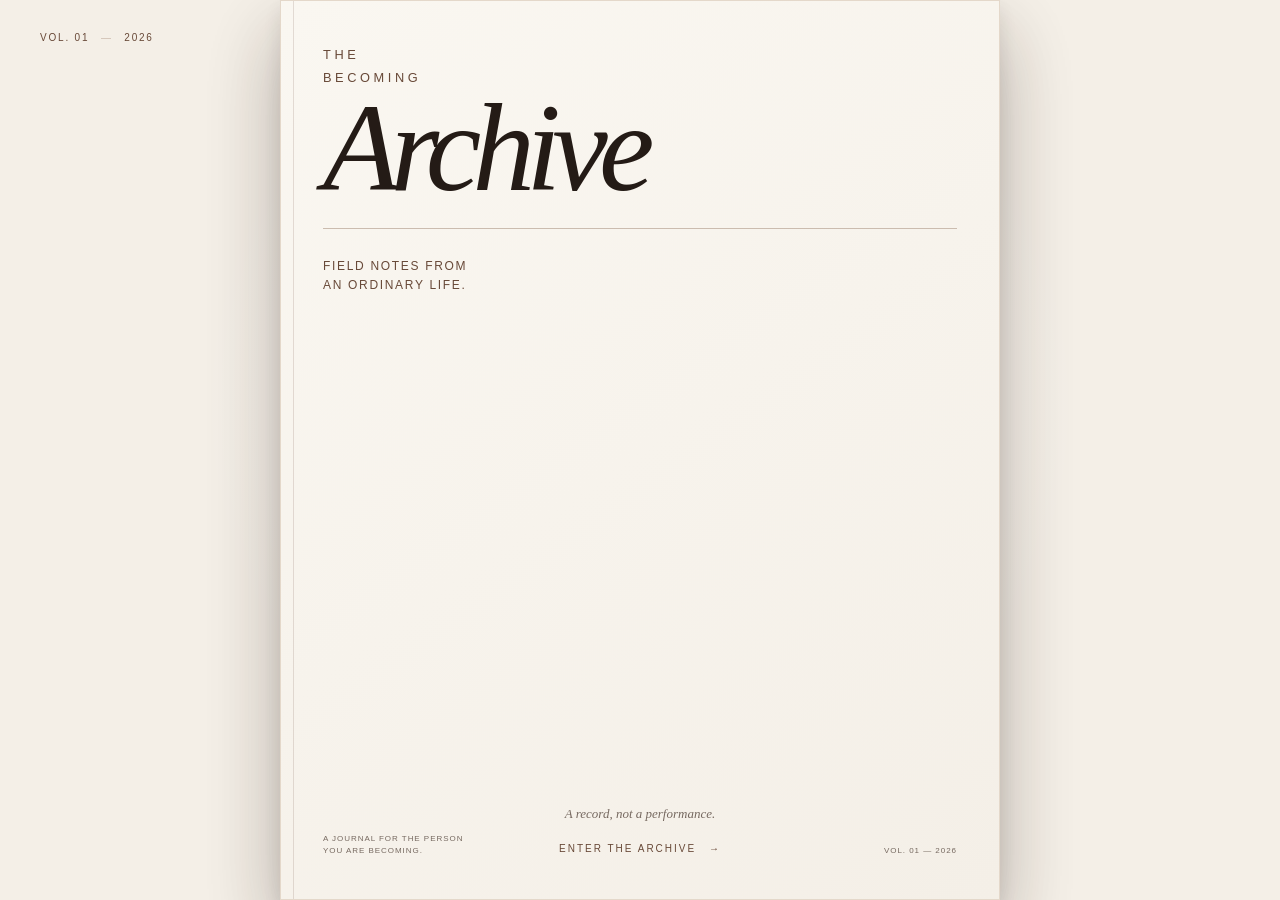
<file: opening.html>
<!DOCTYPE html>
<html lang="en">
<head>
    <meta charset="UTF-8">
    <meta name="viewport" content="width=device-width, initial-scale=1.0">
    <title>The Becoming Archive — Opening</title>

    <link rel="stylesheet" href="opening.css">
</head>

<body>

    <main class="opening-screen">

        <div class="edition">
            VOL. 01
            <span>—</span>
            2026
        </div>

        <div class="magazine-scene">

            <div class="magazine">

                <!-- FRONT COVER -->
                <section class="cover">

                    <div class="cover-top">
                        <span>THE</span>
                        <span>BECOMING</span>
                    </div>

                    <div class="cover-title">
                        Archive
                    </div>

                    <div class="cover-rule"></div>

                    <div class="cover-tagline">
                        FIELD NOTES FROM<br>
                        AN ORDINARY LIFE.
                    </div>

                    <div class="cover-bottom">
                        <span>A JOURNAL FOR THE PERSON<br>YOU ARE BECOMING.</span>
                        <span>VOL. 01 — 2026</span>
                    </div>

                </section>

                <!-- INSIDE SPREAD -->
                <section class="inside">

                    <div class="page left-page">
                        <div class="page-number">01</div>

                        <div class="page-content">
                            <span class="small-label">WELCOME TO</span>

                            <h1>
                                The<br>
                                Archive.
                            </h1>

                            <p>
                                A collection of thoughts, observations,
                                questions, and little pieces of a life
                                still becoming.
                            </p>
                        </div>
                    </div>

                    <div class="page right-page">
                        <div class="page-number">02</div>

                        <div class="page-content">

                            <span class="small-label">A NOTE FROM THE EDITOR</span>

                            <h2>
                                Life,<br>
                                annotated.
                            </h2>

                            <p>
                                Not everything needs to become a lesson.
                                Some things are simply worth noticing.
                            </p>

                            <div class="page-signature">
                                — The Becoming Archive
                            </div>

                        </div>
                    </div>

                </section>

            </div>

        </div>

        <div class="enter-section">

            <p>
                A record, not a performance.
            </p>

            <button id="enterButton">
                ENTER THE ARCHIVE
                <span>→</span>
            </button>

        </div>

    </main>

    <script src="opening.js"></script>

</body>
</html>
</file>
<file: style.css>
```css
/* =========================================================
   THE BECOMING ARCHIVE
   TEMPLATE 01 — EDITORIAL
   ========================================================= */


/* ---------- VARIABLES ---------- */

:root {
    --paper: #f4efe7;
    --paper-deep: #e8ded1;

    --ink: #211914;
    --brown: #5b4030;
    --brown-dark: #38271e;
    --tobacco: #806452;

    --muted: #756a62;
    --line: #cbbcaf;

    --serif: Georgia, "Times New Roman", serif;
    --sans: Arial, Helvetica, sans-serif;
}


/* ---------- RESET ---------- */

* {
    margin: 0;
    padding: 0;
    box-sizing: border-box;
}

html {
    scroll-behavior: smooth;
}

body {
    background: var(--paper);
    color: var(--ink);
    font-family: var(--sans);
    line-height: 1.5;

    overflow-x: hidden;
}

a {
    color: inherit;
    text-decoration: none;
}


/* ---------- HEADER ---------- */

.site-header {
    min-height: 72px;
    padding: 0 4vw;

    display: grid;
    grid-template-columns: 1fr auto 1fr;
    align-items: center;

    border-bottom: 1px solid var(--line);
}

.wordmark {
    font-size: 10px;
    font-weight: 700;
    letter-spacing: .18em;
}

.issue-number {
    font-size: 8px;
    letter-spacing: .2em;
    text-transform: uppercase;

    color: var(--tobacco);
}

nav {
    display: flex;
    justify-content: flex-end;
    gap: 26px;
}

nav a {
    position: relative;

    font-size: 9px;
    letter-spacing: .14em;
    text-transform: uppercase;

    color: var(--brown);
}

nav a::after {
    content: "";

    position: absolute;
    left: 0;
    bottom: -5px;

    width: 0;
    height: 1px;

    background: var(--brown);

    transition: width .3s ease;
}

nav a:hover::after {
    width: 100%;
}


/* ---------- MASTHEAD ---------- */

.masthead {
    min-height: calc(100vh - 72px);

    padding: 28px 4vw 38px;

    display: flex;
    flex-direction: column;
    justify-content: space-between;

    border-bottom: 1px solid var(--line);
}


/* small information at top */

.masthead-meta {
    display: flex;
    justify-content: space-between;

    font-size: 8px;
    letter-spacing: .2em;
    text-transform: uppercase;

    color: var(--tobacco);
}


/* giant title */

.masthead-title {
    position: relative;

    width: 100%;
}

.title-small {
    margin-left: 2vw;
    margin-bottom: -20px;

    font-family: var(--serif);
    font-size: clamp(35px, 5vw, 75px);

    line-height: 1;

    letter-spacing: -.06em;
}

.masthead h1 {
    font-family: var(--serif);
    font-size: clamp(85px, 17vw, 245px);

    font-weight: 400;
    line-height: .72;

    letter-spacing: -.085em;
    text-transform: uppercase;
}

.title-italic {
    margin-top: 5px;
    margin-left: 31vw;

    font-family: var(--serif);
    font-size: clamp(75px, 12vw, 175px);

    font-style: italic;
    font-weight: 400;

    line-height: .75;
    letter-spacing: -.08em;

    color: var(--brown);
}


/* bottom of hero */

.masthead-footer {
    display: flex;
    justify-content: space-between;
    align-items: flex-end;
}

.masthead-footer p {
    font-family: var(--serif);
    font-size: 18px;

    line-height: 1.15;
    letter-spacing: -.02em;
}

.masthead-footer span {
    font-size: 8px;
    letter-spacing: .18em;
    text-transform: uppercase;

    color: var(--tobacco);
}


/* ---------- FEATURE ---------- */

.feature {
    min-height: 100vh;

    padding: 9vw 7vw;

    display: grid;
    grid-template-columns: 1.2fr .8fr;
    gap: 9vw;

    align-items: center;

    border-bottom: 1px solid var(--line);
}


/* visual */

.feature-visual {
    position: relative;

    min-height: 650px;

    background:
        linear-gradient(
            145deg,
            #3b2a21 0%,
            #654838 45%,
            #92715b 100%
        );

    overflow: hidden;
}


/* oversized editorial frame */

.visual-frame {
    position: absolute;

    inset: 7%;

    border: 1px solid rgba(244, 239, 231, .35);

    transform: rotate(-3deg);

    transition: transform .6s ease;
}

.feature-visual:hover .visual-frame {
    transform: rotate(0deg) scale(.97);
}


/* abstract magazine texture */

.feature-visual::before {
    content: "";

    position: absolute;

    width: 55%;
    height: 75%;

    right: -12%;
    top: 13%;

    border-radius: 50%;

    border: 1px solid rgba(244, 239, 231, .18);

    box-shadow:
        0 0 0 40px rgba(244, 239, 231, .03),
        0 0 0 80px rgba(244, 239, 231, .025);

    transform: rotate(18deg);
}

.feature-visual::after {
    content: "BECOMING";

    position: absolute;

    left: 8%;
    bottom: 17%;

    font-family: var(--serif);
    font-size: clamp(65px, 9vw, 135px);

    line-height: .7;

    letter-spacing: -.08em;

    color: rgba(244, 239, 231, .08);

    transform: rotate(-90deg);
    transform-origin: left top;
}


/* visual labels */

.visual-label {
    position: absolute;
    top: 25px;
    left: 25px;

    font-size: 8px;
    letter-spacing: .2em;

    color: var(--paper);
}

.visual-number {
    position: absolute;
    right: 25px;
    bottom: 10px;

    font-family: var(--serif);
    font-size: 180px;

    line-height: .7;

    color: rgba(244, 239, 231, .12);
}

.visual-caption {
    position: absolute;
    bottom: 25px;
    left: 25px;

    font-size: 7px;
    letter-spacing: .17em;

    color: var(--paper-deep);
}


/* feature copy */

.feature-copy {
    max-width: 550px;
}

.feature-meta {
    padding-bottom: 14px;
    margin-bottom: 50px;

    display: flex;
    justify-content: space-between;

    border-bottom: 1px solid var(--line);

    font-size: 8px;
    letter-spacing: .18em;
    text-transform: uppercase;

    color: var(--tobacco);
}

.eyebrow {
    margin-bottom: 22px;

    font-size: 9px;
    font-weight: 700;

    letter-spacing: .2em;
    text-transform: uppercase;

    color: var(--brown);
}

.feature-copy h2 {
    font-family: var(--serif);
    font-size: clamp(45px, 5vw, 76px);

    font-weight: 400;

    line-height: .9;
    letter-spacing: -.06em;
}

.feature-description {
    max-width: 400px;

    margin-top: 38px;

    font-size: 14px;
    line-height: 1.8;

    color: var(--muted);
}

.editorial-link {
    position: relative;

    display: inline-flex;
    align-items: center;
    gap: 12px;

    margin-top: 38px;
    padding-bottom: 7px;

    border-bottom: 1px solid var(--brown);

    font-size: 8px;
    font-weight: 700;

    letter-spacing: .18em;
    text-transform: uppercase;

    color: var(--brown);
}

.editorial-link span {
    font-size: 13px;

    transition: transform .25s ease;
}

.editorial-link:hover span {
    transform: translate(4px, -4px);
}


/* ---------- STATEMENT ---------- */

.statement {
    min-height: 80vh;

    padding: 6vw;

    display: flex;
    flex-direction: column;
    justify-content: space-between;

    background: var(--paper-deep);

    border-bottom: 1px solid var(--line);
}

.statement-top,
.statement-bottom {
    display: flex;
    justify-content: space-between;

    font-size: 8px;
    letter-spacing: .18em;
    text-transform: uppercase;

    color: var(--tobacco);
}

.statement-main {
    max-width: 1100px;
}

.statement-main p {
    font-family: var(--serif);
    font-size: clamp(65px, 10vw, 145px);

    font-weight: 400;
    line-height: .8;

    letter-spacing: -.075em;
}

.statement-main em {
    color: var(--brown);
}


/* ---------- ARCHIVE ---------- */

.archive {
    padding: 7vw 5vw;

    border-bottom: 1px solid var(--line);
}

.archive-header {
    padding-bottom: 17px;
    margin-bottom: 0;

    display: flex;
    justify-content: space-between;

    border-bottom: 1px solid var(--line);

    font-size: 8px;
    letter-spacing: .18em;
    text-transform: uppercase;

    color: var(--tobacco);
}

.archive-header div {
    display: flex;
    gap: 20px;
}


/* three editorial columns */

.archive-grid {
    display: grid;
    grid-template-columns: repeat(3, 1fr);
}

.archive-item {
    min-height: 500px;

    padding: 30px;

    display: flex;
    flex-direction: column;

    border-right: 1px solid var(--line);

    transition:
        background .45s ease,
        color .45s ease;
}

.archive-item:last-child {
    border-right: none;
}

.item-top {
    display: flex;
    justify-content: space-between;

    font-size: 8px;
    letter-spacing: .16em;
    text-transform: uppercase;

    color: var(--tobacco);
}

.item-body {
    margin-top: auto;
}

.item-body h3 {
    font-family: var(--serif);
    font-size: clamp(48px, 5.5vw, 82px);

    font-weight: 400;
    line-height: .82;

    letter-spacing: -.06em;
}

.item-body p {
    max-width: 300px;

    margin-top: 28px;

    font-size: 13px;
    line-height: 1.7;
}

.item-bottom {
    padding-top: 25px;
    margin-top: 25px;

    display: flex;
    justify-content: space-between;

    border-top: 1px solid var(--line);

    font-size: 8px;
    letter-spacing: .16em;
    text-transform: uppercase;
}


/* hover */

.archive-item:hover {
    background: var(--brown);
    color: var(--paper);
}

.archive-item:hover .item-top,
.archive-item:hover .item-bottom {
    color: var(--paper-deep);
}

.archive-item:hover .item-bottom {
    border-color: rgba(244, 239, 231, .3);
}


/* ---------- EDITOR ---------- */

.editor {
    padding: 8vw;

    border-bottom: 1px solid var(--line);
}

.editor-header {
    padding-bottom: 18px;
    margin-bottom: 90px;

    display: flex;
    justify-content: space-between;

    border-bottom: 1px solid var(--line);

    font-size: 8px;
    letter-spacing: .18em;
    text-transform: uppercase;

    color: var(--tobacco);
}

.editor-grid {
    display: grid;
    grid-template-columns: 1.2fr .8fr;
    gap: 10vw;
}

.editor-heading p {
    font-size: 9px;
    letter-spacing: .2em;
    text-transform: uppercase;

    color: var(--tobacco);
}

.editor-heading h2 {
    margin-top: 35px;

    font-family: var(--serif);
    font-size: clamp(75px, 11vw, 155px);

    font-weight: 400;
    line-height: .75;

    letter-spacing: -.075em;
}

.editor-heading h2 span {
    color: var(--brown);
}


/* editorial text */

.editor-text {
    align-self: end;

    max-width: 480px;

    font-family: var(--serif);
    font-size: 17px;

    line-height: 1.7;

    color: var(--muted);
}

.editor-text p + p {
    margin-top: 25px;
}


/* drop cap */

.drop-cap {
    float: left;

    margin: 7px 11px 0 0;

    font-family: var(--serif);
    font-size: 75px;

    line-height: .7;

    color: var(--brown);
}

.editor-text .editorial-link {
    font-family: var(--sans);
}


/* ---------- CLOSING ---------- */

.closing {
    min-height: 90vh;

    padding: 5vw;

    display: flex;
    flex-direction: column;
    justify-content: space-between;

    background: var(--brown-dark);

    color: var(--paper);

    overflow: hidden;
}

.closing-top,
.closing-bottom {
    display: flex;
    justify-content: space-between;

    font-size: 8px;
    letter-spacing: .2em;
    text-transform: uppercase;
}

.closing-top {
    color: var(--paper-deep);
}

.closing-title {
    font-family: var(--serif);

    font-size: clamp(90px, 17vw, 245px);

    line-height: .67;

    letter-spacing: -.09em;
}

.closing-title p {
    margin-left: 7vw;
}

.closing-title em {
    margin-left: 22vw;

    font-style: italic;

    color: var(--paper-deep);
}

.closing-bottom {
    padding-top: 20px;

    border-top: 1px solid rgba(244, 239, 231, .25);

    color: var(--paper-deep);
}


/* ---------- FOOTER ---------- */

footer {
    min-height: 120px;

    padding: 35px 5vw;

    display: grid;
    grid-template-columns: 1fr auto 1fr;
    align-items: center;

    background: var(--ink);

    color: var(--paper);
}

.footer-brand {
    font-family: var(--serif);
    font-size: 18px;
}

.footer-nav {
    display: flex;
    gap: 24px;
}

.footer-nav a {
    font-size: 8px;
    letter-spacing: .14em;
    text-transform: uppercase;

    color: var(--paper-deep);

    transition: opacity .25s ease;
}

.footer-nav a:hover {
    opacity: .5;
}

.copyright {
    justify-self: end;

    font-size: 8px;
    letter-spacing: .12em;

    color: var(--tobacco);
}


/* ---------- MOBILE ---------- */

@media (max-width: 850px) {

    .site-header {
        padding: 20px 6vw;

        grid-template-columns: 1fr auto;
        gap: 15px;
    }

    .issue-number {
        justify-self: end;
    }

    nav {
        grid-column: 1 / -1;

        justify-content: flex-start;
        flex-wrap: wrap;

        padding-top: 5px;
        padding-bottom: 5px;

        gap: 16px;
    }


    /* masthead */

    .masthead {
        min-height: 82vh;

        padding: 25px 6vw 35px;
    }

    .masthead-meta span:nth-child(2) {
        display: none;
    }

    .masthead h1 {
        font-size: clamp(68px, 18vw, 125px);
    }

    .title-small {
        margin-bottom: -7px;
        font-size: 35px;
    }

    .title-italic {
        margin-left: 17vw;

        font-size: clamp(65px, 16vw, 105px);
    }

    .masthead-footer {
        gap: 30px;
        flex-direction: column;
        align-items: flex-start;
    }

    .masthead-footer span {
        align-self: flex-end;
    }


    /* feature */

    .feature {
        padding: 15vw 6vw;

        grid-template-columns: 1fr;
        gap: 70px;
    }

    .feature-visual {
        min-height: 500px;
    }

    .feature-copy h2 {
        font-size: clamp(43px, 12vw, 70px);
    }

    .visual-number {
        font-size: 120px;
    }


    /* statement */

    .statement {
        min-height: 65vh;

        padding: 12vw 6vw;
    }

    .statement-main p {
        font-size: clamp(55px, 16vw, 100px);
    }


    /* archive */

    .archive {
        padding: 13vw 6vw;
    }

    .archive-grid {
        grid-template-columns: 1fr;
    }

    .archive-item {
        min-height: 390px;

        border-right: none;
        border-bottom: 1px solid var(--line);
    }

    .archive-item:last-child {
        border-bottom: none;
    }


    /* editor */

    .editor {
        padding: 13vw 6vw;
    }

    .editor-header {
        margin-bottom: 60px;
    }

    .editor-grid {
        grid-template-columns: 1fr;
        gap: 70px;
    }

    .editor-heading h2 {
        font-size: clamp(70px, 18vw, 120px);
    }


    /* closing */

    .closing {
        min-height: 70vh;

        padding: 10vw 6vw;
    }

    .closing-title {
        font-size: clamp(75px, 20vw, 135px);
    }

    .closing-title p {
        margin-left: 3vw;
    }

    .closing-title em {
        margin-left: 13vw;
    }


    /* footer */

    footer {
        grid-template-columns: 1fr;
        gap: 28px;
    }

    .footer-nav {
        flex-wrap: wrap;
    }

    .copyright {
        justify-self: start;
    }

}


/* ---------- SMALL PHONES ---------- */

@media (max-width: 500px) {

    .masthead-meta {
        font-size: 7px;
    }

    .feature-visual {
        min-height: 420px;
    }

    .visual-caption {
        font-size: 6px;
    }

    .archive-item {
        min-height: 350px;
        padding: 25px;
    }

}
```
</file>
<file: opening.css>
:root {
    --paper: #f4efe7;
    --paper-light: #faf7f1;
    --paper-dark: #e4d8ca;

    --ink: #241b16;
    --brown: #684938;
    --brown-dark: #3c2920;
    --tobacco: #876c59;
    --muted: #766960;

    --line: #cbbcaf;
}

* {
    margin: 0;
    padding: 0;
    box-sizing: border-box;
}

html,
body {
    width: 100%;
    min-height: 100%;
}

body {
    background: var(--paper);
    color: var(--ink);
    font-family: Georgia, "Times New Roman", serif;
    overflow: hidden;
}

/* ------------------------------
   OPENING SCREEN
------------------------------ */

.opening-screen {
    position: relative;
    width: 100vw;
    height: 100vh;
    min-height: 650px;

    display: flex;
    flex-direction: column;
    align-items: center;
    justify-content: center;

    overflow: hidden;
}

/* subtle paper atmosphere */

.opening-screen::before {
    content: "";
    position: absolute;
    inset: 0;

    background:
        radial-gradient(
            circle at 50% 45%,
            rgba(255,255,255,0.55),
            transparent 55%
        );

    pointer-events: none;
}

/* ------------------------------
   EDITION LABEL
------------------------------ */

.edition {
    position: absolute;
    top: 32px;
    left: 40px;

    font-family: Arial, sans-serif;
    font-size: 10px;
    letter-spacing: 0.18em;
    color: var(--brown);

    z-index: 10;
}

.edition span {
    margin: 0 7px;
    color: var(--line);
}

/* ------------------------------
   MAGAZINE SCENE
------------------------------ */

.magazine-scene {
    position: relative;

    width: min(70vw, 720px);
    aspect-ratio: 0.72;

    perspective: 1800px;

    display: flex;
    justify-content: center;
    align-items: center;

    z-index: 2;
}

/* ------------------------------
   MAGAZINE
------------------------------ */

.magazine {
    position: relative;

    width: 100%;
    height: 100%;

    transform-style: preserve-3d;

    transition:
        transform 1.5s cubic-bezier(.2,.75,.2,1);
}

/* ------------------------------
   COVER
------------------------------ */

.cover {
    position: absolute;
    inset: 0;

    background:
        linear-gradient(
            145deg,
            var(--paper-light),
            var(--paper)
        );

    border: 1px solid var(--paper-dark);

    box-shadow:
        0 35px 70px rgba(52, 36, 27, 0.18),
        0 8px 20px rgba(52, 36, 27, 0.10);

    padding: 42px;

    display: flex;
    flex-direction: column;

    transform-origin: left center;

    backface-visibility: hidden;

    transition:
        transform 1.7s cubic-bezier(.2,.75,.2,1),
        box-shadow 1.7s ease;

    z-index: 5;
}

/* spine */

.cover::after {
    content: "";

    position: absolute;
    left: 12px;
    top: 0;
    bottom: 0;

    width: 1px;

    background: rgba(104, 73, 56, 0.16);
}

/* ------------------------------
   COVER TYPOGRAPHY
------------------------------ */

.cover-top {
    display: flex;
    flex-direction: column;

    font-family: Arial, sans-serif;
    font-size: clamp(10px, 1vw, 13px);

    letter-spacing: 0.28em;
    line-height: 1.8;

    color: var(--brown);
}

.cover-title {
    margin-top: 8px;

    font-size: clamp(70px, 11vw, 125px);
    line-height: 0.82;

    letter-spacing: -0.07em;

    color: var(--ink);

    font-style: italic;
}

.cover-rule {
    width: 100%;
    height: 1px;

    margin: 28px 0;

    background: var(--line);
}

.cover-tagline {
    font-family: Arial, sans-serif;

    font-size: clamp(9px, 1vw, 12px);
    line-height: 1.6;

    letter-spacing: 0.14em;

    color: var(--brown);
}

.cover-bottom {
    margin-top: auto;

    display: flex;
    justify-content: space-between;
    align-items: flex-end;

    font-family: Arial, sans-serif;
    font-size: 8px;
    line-height: 1.5;

    letter-spacing: 0.12em;

    color: var(--muted);
}

/* ------------------------------
   INSIDE PAGES
------------------------------ */

.inside {
    position: absolute;
    inset: 0;

    display: flex;

    background: var(--paper-light);

    box-shadow:
        0 35px 70px rgba(52, 36, 27, 0.14);

    overflow: hidden;
}

.page {
    position: relative;

    width: 50%;
    height: 100%;

    padding: 48px;

    background:
        linear-gradient(
            90deg,
            rgba(104, 73, 56, 0.035),
            transparent 12%
        );
}

.left-page {
    border-right: 1px solid var(--line);
}

.page-number {
    position: absolute;

    top: 30px;
    right: 32px;

    font-family: Arial, sans-serif;
    font-size: 8px;
    letter-spacing: 0.15em;

    color: var(--muted);
}

.page-content {
    position: absolute;

    left: 48px;
    right: 48px;
    bottom: 70px;
}

.small-label {
    display: block;

    margin-bottom: 25px;

    font-family: Arial, sans-serif;
    font-size: 9px;

    letter-spacing: 0.18em;

    color: var(--brown);
}

.page h1 {
    font-size: clamp(45px, 6vw, 75px);
    line-height: 0.9;

    letter-spacing: -0.045em;

    font-weight: normal;
}

.page h2 {
    font-size: clamp(38px, 5vw, 62px);
    line-height: 0.92;

    letter-spacing: -0.045em;

    font-weight: normal;
}

.page p {
    max-width: 270px;

    margin-top: 28px;

    font-size: 14px;
    line-height: 1.75;

    color: var(--muted);
}

.page-signature {
    margin-top: 35px;

    font-style: italic;

    color: var(--brown);
    font-size: 14px;
}

/* ------------------------------
   ENTER SECTION
------------------------------ */

.enter-section {
    position: absolute;

    bottom: 38px;

    display: flex;
    flex-direction: column;
    align-items: center;

    gap: 13px;

    z-index: 10;
}

.enter-section p {
    font-style: italic;

    font-size: 13px;

    color: var(--muted);
}

#enterButton {
    appearance: none;
    border: none;
    background: transparent;

    font-family: Arial, sans-serif;

    font-size: 10px;
    letter-spacing: 0.2em;

    color: var(--brown);

    cursor: pointer;

    padding: 8px 4px;

    transition:
        letter-spacing 0.3s ease,
        color 0.3s ease;
}

#enterButton span {
    display: inline-block;

    margin-left: 8px;

    transition: transform 0.3s ease;
}

#enterButton:hover {
    letter-spacing: 0.26em;
    color: var(--brown-dark);
}

#enterButton:hover span {
    transform: translateX(5px);
}

/* ------------------------------
   OPENING ANIMATION
------------------------------ */

.magazine.opening {
    transform: translateX(25%) scale(1.02);
}

.magazine.opening .cover {
    transform: rotateY(-180deg);
    box-shadow: none;
}

.magazine.opening .inside {
    box-shadow:
        0 45px 100px rgba(52, 36, 27, 0.20);
}

/* ------------------------------
   MOBILE
------------------------------ */

@media (max-width: 700px) {

    .opening-screen {
        min-height: 560px;
    }

    .edition {
        top: 22px;
        left: 22px;
    }

    .magazine-scene {
        width: 78vw;
    }

    .cover {
        padding: 28px;
    }

    .inside {
        display: none;
    }

    .magazine.opening {
        transform: scale(1.03);
    }

    .cover-bottom {
        flex-direction: column;
        align-items: flex-start;
        gap: 12px;
    }

    .enter-section {
        bottom: 25px;
    }
}

@media (max-height: 700px) {

    .magazine-scene {
        height: 62vh;
        width: auto;
    }

    .enter-section {
        bottom: 18px;
    }
}
</file>
